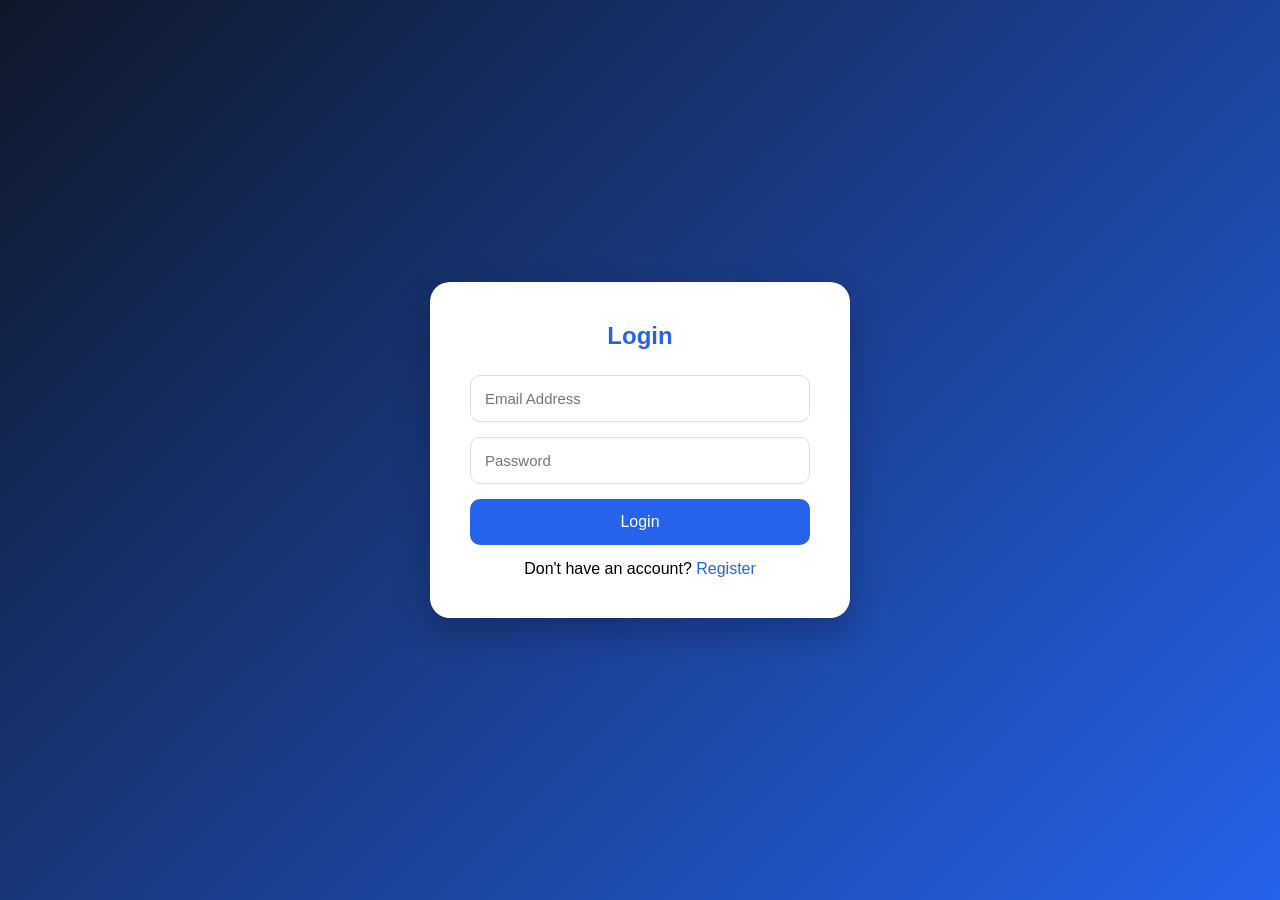
<file: frontend/public/index.html>
<!DOCTYPE html>
<html>
<head>
    <meta http-equiv="refresh" content="0; url=login.html" />
    <title>Redirecting...</title>
</head>
<body>
    <script>
        window.location.href = "login.html";
    </script>
</body>
</html>
</file>
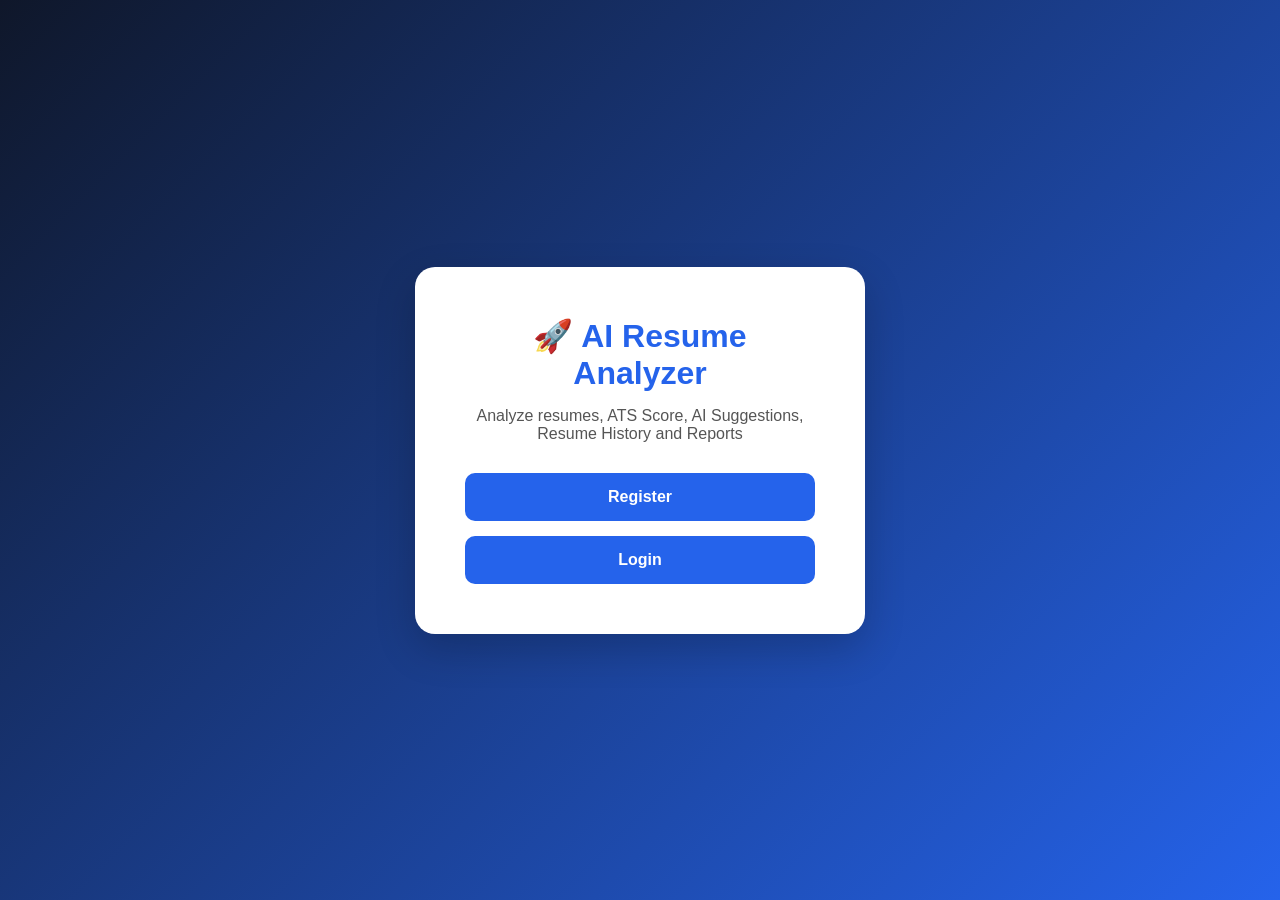
<file: public/home.html>
<!DOCTYPE html>
<html>
<head>
<meta charset="UTF-8">
<title>AI Resume Analyzer</title>

<style>

*{
    margin:0;
    padding:0;
    box-sizing:border-box;
    font-family:'Poppins',sans-serif;
}

body{
    height:100vh;
    display:flex;
    justify-content:center;
    align-items:center;
    background:linear-gradient(135deg,#0f172a,#2563eb);
}

.card{
    background:white;
    padding:50px;
    width:450px;
    border-radius:20px;
    text-align:center;
    box-shadow:0 15px 40px rgba(0,0,0,.2);
}

h1{
    color:#2563eb;
    margin-bottom:15px;
}

p{
    color:#555;
    margin-bottom:30px;
}

.btn{
    display:block;
    text-decoration:none;
    background:#2563eb;
    color:white;
    padding:15px;
    margin-top:15px;
    border-radius:10px;
    font-weight:bold;
    transition:.3s;
}

.btn:hover{
    background:#1d4ed8;
    transform:translateY(-2px);
}

</style>

</head>
<body>

<div class="card">

    <h1>🚀 AI Resume Analyzer</h1>

    <p>
        Analyze resumes, ATS Score, AI Suggestions,
        Resume History and Reports
    </p>

    <a href="register.html" class="btn">
        Register
    </a>

    <a href="login.html" class="btn">
        Login
    </a>

</div>

</body>
</html>
</file>
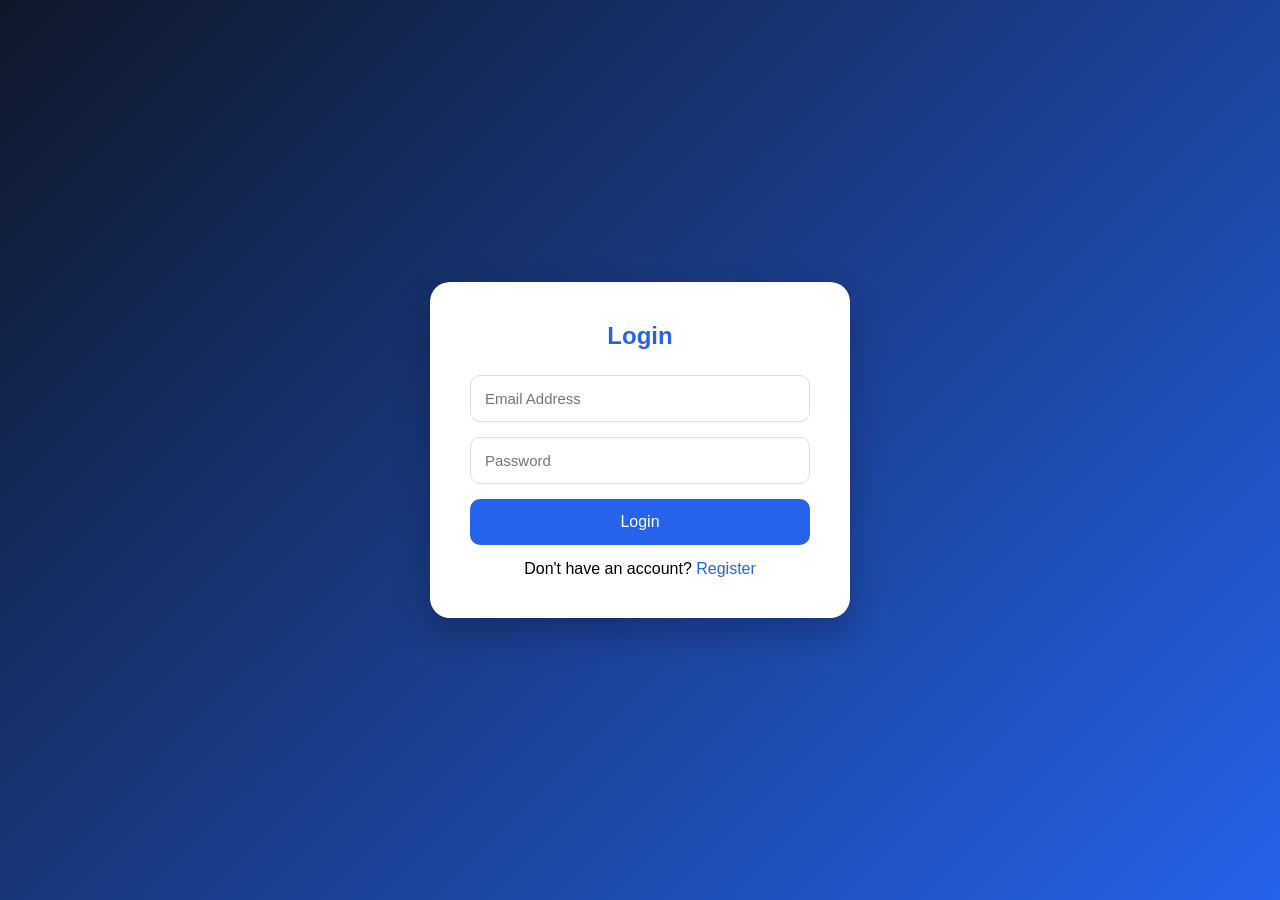
<file: public/login.html>
<!DOCTYPE html>
<html>
<head>
<meta charset="UTF-8">
<title>Login</title>

<style>

*{
    margin:0;
    padding:0;
    box-sizing:border-box;
    font-family:'Poppins',sans-serif;
}

body{
    height:100vh;
    display:flex;
    justify-content:center;
    align-items:center;
    background:linear-gradient(135deg,#0f172a,#2563eb);
}

.card{
    width:420px;
    background:white;
    padding:40px;
    border-radius:20px;
    box-shadow:0 15px 35px rgba(0,0,0,.25);
}

h2{
    text-align:center;
    color:#2563eb;
    margin-bottom:25px;
}

input{
    width:100%;
    padding:14px;
    margin-bottom:15px;
    border:1px solid #ddd;
    border-radius:10px;
    font-size:15px;
}

button{
    width:100%;
    padding:14px;
    border:none;
    background:#2563eb;
    color:white;
    border-radius:10px;
    font-size:16px;
    cursor:pointer;
}

button:hover{
    background:#1d4ed8;
}

.link{
    text-align:center;
    margin-top:15px;
}

.link a{
    text-decoration:none;
    color:#2563eb;
}

</style>

</head>
<body>

<div class="card">

    <h2>Login</h2>

    <form action="/login" method="post">

        <input type="email"
               name="email"
               placeholder="Email Address"
               required>

        <input type="password"
               name="password"
               placeholder="Password"
               required>

        <button type="submit">
            Login
        </button>

    </form>

    <div class="link">
        Don't have an account?
        <a href="register.html">Register</a>
    </div>

</div>

</body>
</html>
</file>
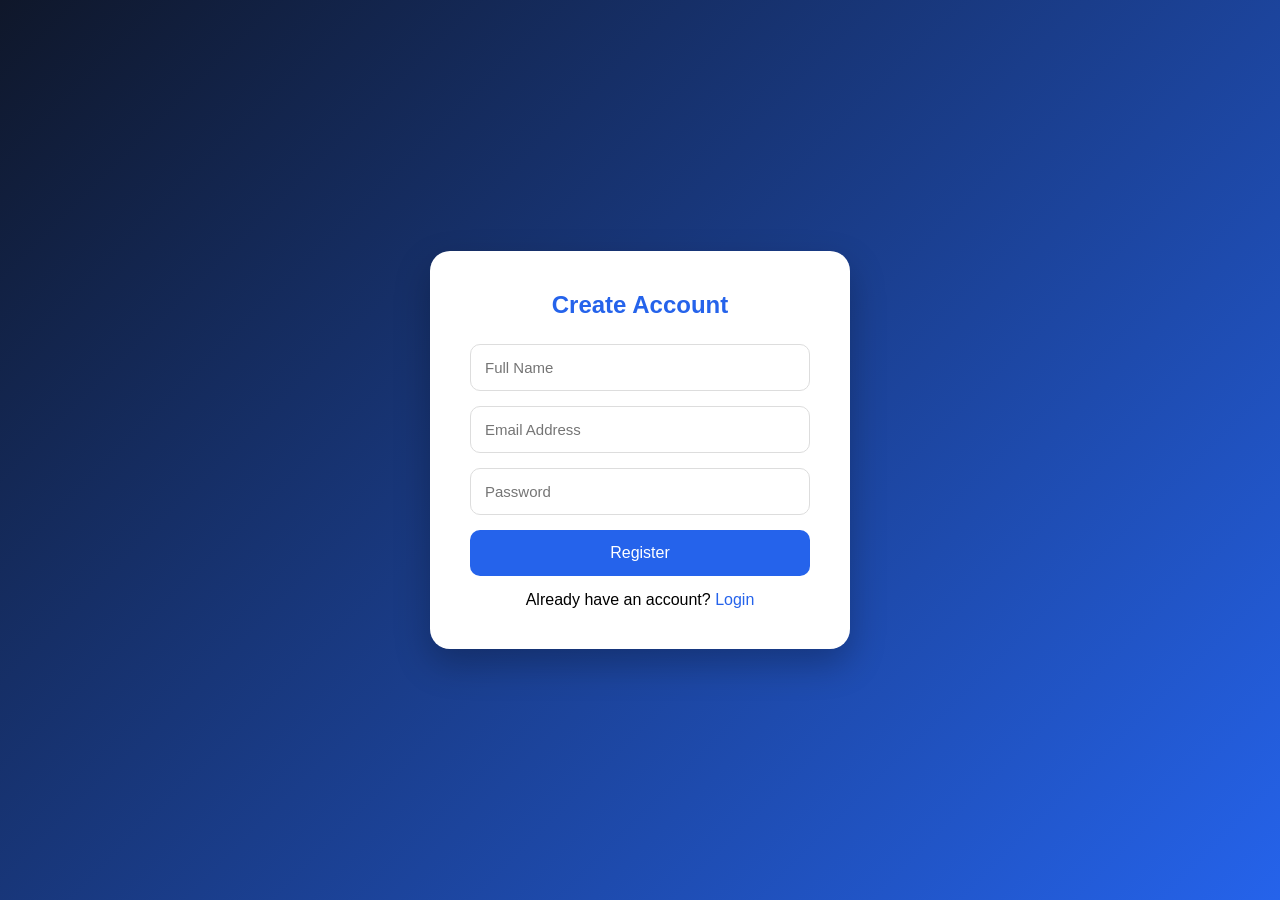
<file: public/register.html>
<!DOCTYPE html>
<html>
<head>
<meta charset="UTF-8">
<title>Register</title>

<style>

*{
    margin:0;
    padding:0;
    box-sizing:border-box;
    font-family:'Poppins',sans-serif;
}

body{
    height:100vh;
    display:flex;
    justify-content:center;
    align-items:center;
    background:linear-gradient(135deg,#0f172a,#2563eb);
}

.card{
    width:420px;
    background:white;
    padding:40px;
    border-radius:20px;
    box-shadow:0 15px 35px rgba(0,0,0,.25);
}

h2{
    text-align:center;
    color:#2563eb;
    margin-bottom:25px;
}

input{
    width:100%;
    padding:14px;
    margin-bottom:15px;
    border:1px solid #ddd;
    border-radius:10px;
    font-size:15px;
}

button{
    width:100%;
    padding:14px;
    border:none;
    background:#2563eb;
    color:white;
    border-radius:10px;
    font-size:16px;
    cursor:pointer;
}

button:hover{
    background:#1d4ed8;
}

.link{
    text-align:center;
    margin-top:15px;
}

.link a{
    text-decoration:none;
    color:#2563eb;
}

</style>

</head>
<body>

<div class="card">

    <h2>Create Account</h2>

    <form action="/register" method="post">

        <input type="text"
               name="name"
               placeholder="Full Name"
               required>

        <input type="email"
               name="email"
               placeholder="Email Address"
               required>

        <input type="password"
               name="password"
               placeholder="Password"
               required>

        <button type="submit">
            Register
        </button>

    </form>

    <div class="link">
        Already have an account?
        <a href="login.html">Login</a>
    </div>

</div>

</body>
</html>
</file>
